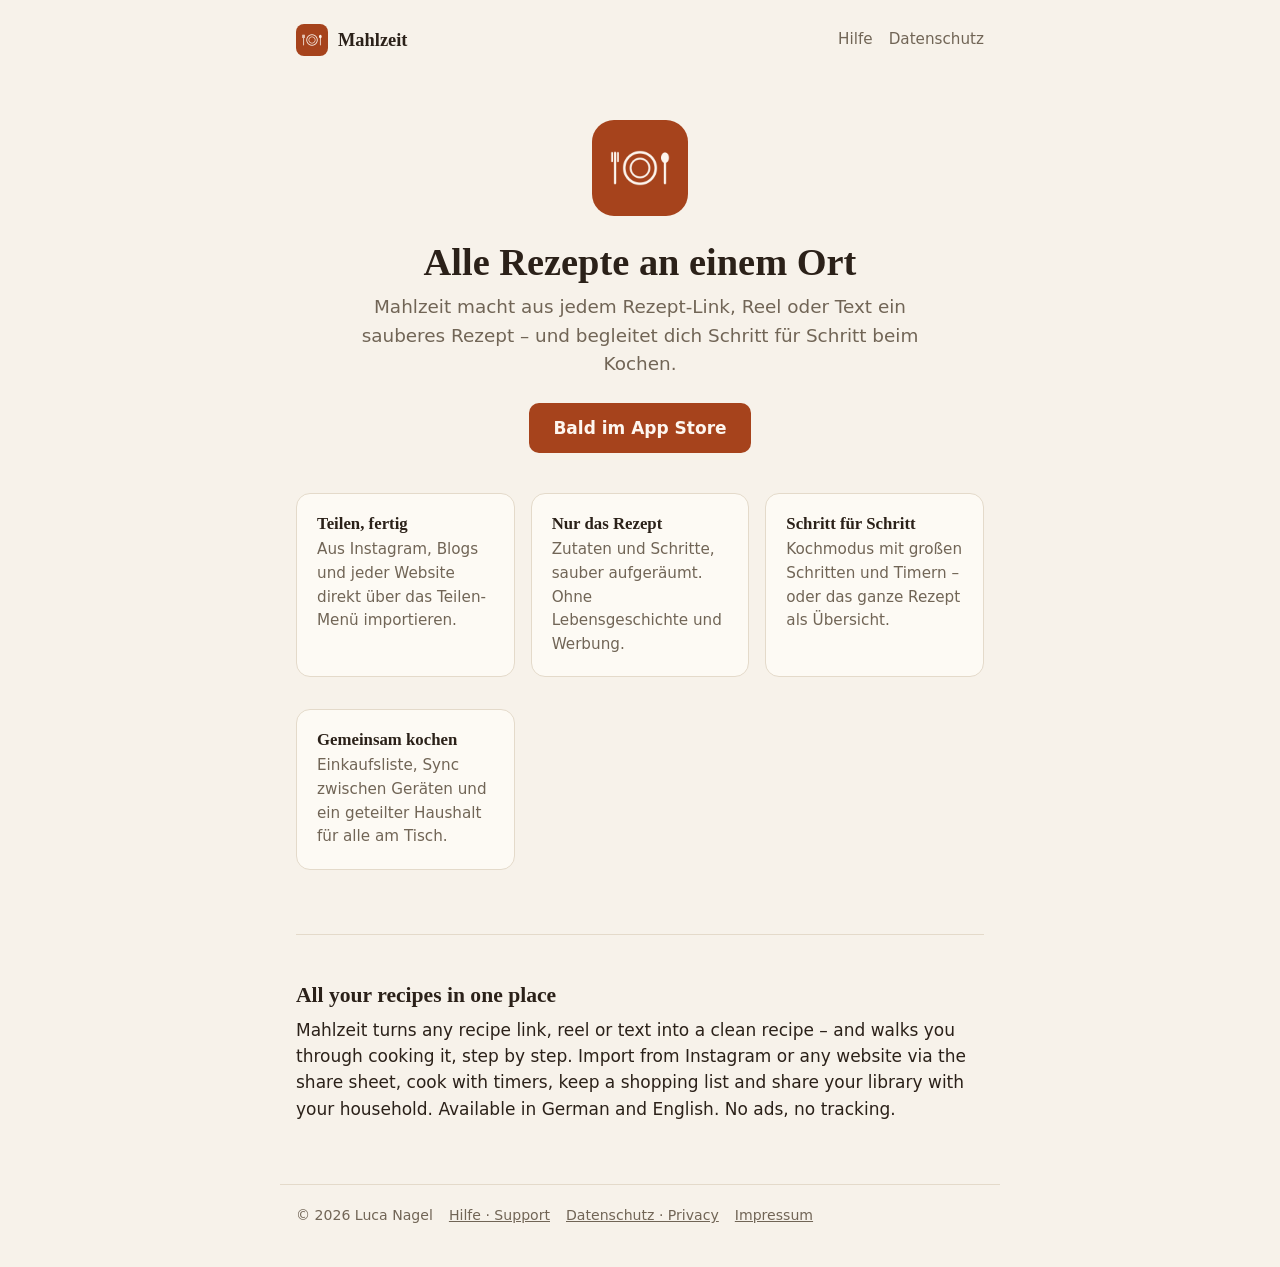
<file: index.html>
<!doctype html>
<html lang="de">
<head>
<meta charset="utf-8">
<meta name="viewport" content="width=device-width, initial-scale=1">
<title>Mahlzeit – Rezepte speichern &amp; kochen</title>
<meta name="description" content="Mahlzeit macht aus jedem Rezept-Link, Reel oder Text ein sauberes Rezept – und begleitet dich Schritt für Schritt beim Kochen.">
<link rel="icon" href="icon.png">
<link rel="apple-touch-icon" href="icon.png">
<link rel="stylesheet" href="style.css">
</head>
<body>
<header class="site">
  <a class="brand" href="./"><img src="icon.png" alt="">Mahlzeit</a>
  <nav><a href="support/">Hilfe</a><a href="privacy/">Datenschutz</a></nav>
</header>
<main>
  <section class="hero">
    <img src="icon.png" alt="Mahlzeit App-Icon">
    <h1>Alle Rezepte an einem Ort</h1>
    <p>Mahlzeit macht aus jedem Rezept-Link, Reel oder Text ein sauberes Rezept – und begleitet dich Schritt für Schritt beim Kochen.</p>
    <!-- TODO: replace with the App Store badge + link once the app is live -->
    <span class="btn">Bald im App Store</span>
  </section>

  <section class="features">
    <div class="card"><h3>Teilen, fertig</h3><p>Aus Instagram, Blogs und jeder Website direkt über das Teilen-Menü importieren.</p></div>
    <div class="card"><h3>Nur das Rezept</h3><p>Zutaten und Schritte, sauber aufgeräumt. Ohne Lebensgeschichte und Werbung.</p></div>
    <div class="card"><h3>Schritt für Schritt</h3><p>Kochmodus mit großen Schritten und Timern – oder das ganze Rezept als Übersicht.</p></div>
    <div class="card"><h3>Gemeinsam kochen</h3><p>Einkaufsliste, Sync zwischen Geräten und ein geteilter Haushalt für alle am Tisch.</p></div>
  </section>

  <hr>

  <section lang="en">
    <h2>All your recipes in one place</h2>
    <p>Mahlzeit turns any recipe link, reel or text into a clean recipe – and walks you through cooking it, step by step. Import from Instagram or any website via the share sheet, cook with timers, keep a shopping list and share your library with your household. Available in German and English. No ads, no tracking.</p>
  </section>
</main>
<footer class="site">
  <span>© 2026 Luca Nagel</span>
  <a href="support/">Hilfe · Support</a>
  <a href="privacy/">Datenschutz · Privacy</a>
  <a href="impressum/">Impressum</a>
</footer>
</body>
</html>
</file>
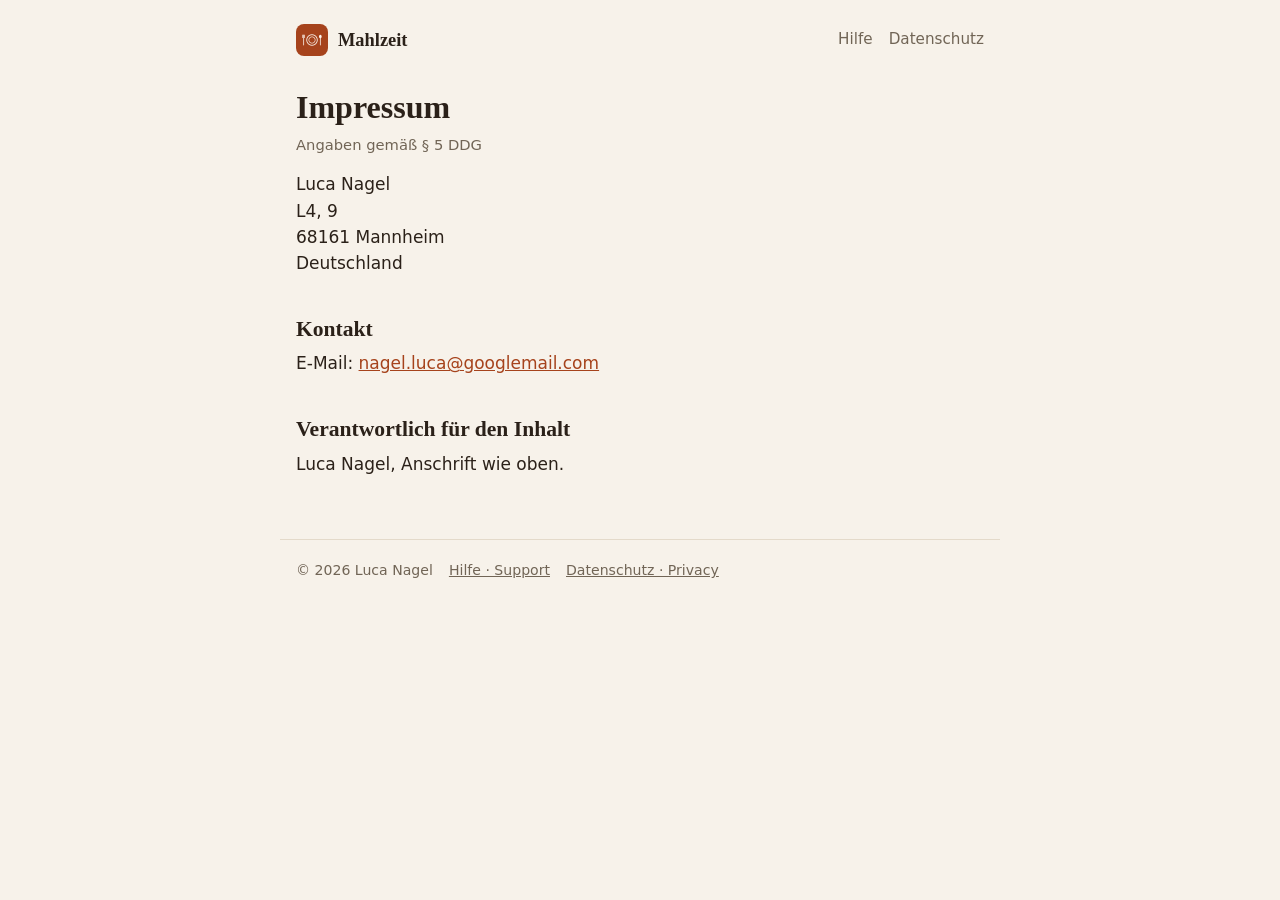
<file: impressum/index.html>
<!doctype html>
<html lang="de">
<head>
<meta charset="utf-8">
<meta name="viewport" content="width=device-width, initial-scale=1">
<title>Impressum – Mahlzeit</title>
<meta name="robots" content="noindex">
<link rel="icon" href="../icon.png">
<link rel="stylesheet" href="../style.css">
</head>
<body>
<header class="site">
  <a class="brand" href="../"><img src="../icon.png" alt="">Mahlzeit</a>
  <nav><a href="../support/">Hilfe</a><a href="../privacy/">Datenschutz</a></nav>
</header>
<main>
  <h1>Impressum</h1>
  <p class="muted">Angaben gemäß § 5 DDG</p>
  <p>Luca Nagel<br>
    L4, 9<br>
    68161 Mannheim<br>
    Deutschland</p>
  <h2>Kontakt</h2>
  <p>E-Mail: <a href="mailto:nagel.luca@googlemail.com">nagel.luca@googlemail.com</a></p>
  <h2>Verantwortlich für den Inhalt</h2>
  <p>Luca Nagel, Anschrift wie oben.</p>
</main>
<footer class="site">
  <span>© 2026 Luca Nagel</span>
  <a href="../support/">Hilfe · Support</a>
  <a href="../privacy/">Datenschutz · Privacy</a>
</footer>
</body>
</html>
</file>
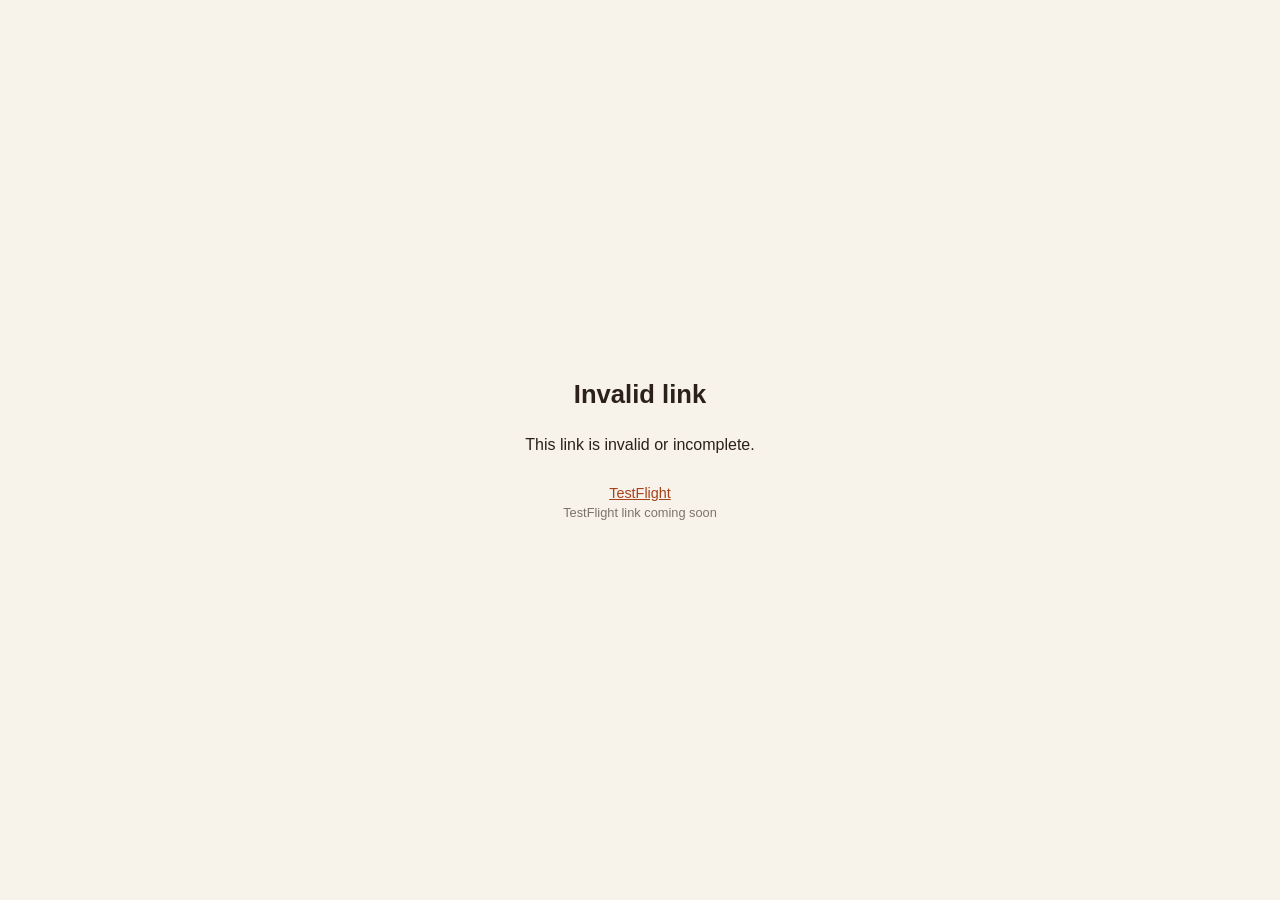
<file: join/index.html>
<!doctype html>
<html lang="de">
<head>
<meta charset="utf-8">
<meta name="viewport" content="width=device-width, initial-scale=1">
<title>Mahlzeit &ndash; Haushalt beitreten</title>
<style>
  :root {
    color-scheme: light dark;
    --bg: #F7F2EA;
    --fg: #2B2119;
    --accent: #A6431C;
  }
  @media (prefers-color-scheme: dark) {
    :root {
      --bg: #171310;
      --fg: #ECE4D8;
      --accent: #D0703F;
    }
  }
  * { box-sizing: border-box; }
  html, body {
    margin: 0;
    padding: 0;
    background: var(--bg);
    color: var(--fg);
    font-family: -apple-system, BlinkMacSystemFont, "Segoe UI", Roboto, sans-serif;
  }
  body {
    min-height: 100vh;
    display: flex;
    align-items: center;
    justify-content: center;
    padding: 24px;
  }
  main {
    max-width: 420px;
    width: 100%;
    text-align: center;
  }
  h1 {
    font-size: 1.6rem;
    margin: 0 0 8px;
  }
  p.sub {
    margin: 0 0 24px;
    opacity: 0.75;
    font-size: 0.95rem;
  }
  p.explain {
    margin: 0 0 28px;
    line-height: 1.5;
  }
  .btn {
    display: inline-flex;
    align-items: center;
    justify-content: center;
    min-height: 44px;
    min-width: 200px;
    padding: 12px 24px;
    background: var(--accent);
    color: #fff;
    text-decoration: none;
    border: none;
    border-radius: 10px;
    font-size: 1rem;
    font-weight: 600;
    cursor: pointer;
  }
  .testflight {
    display: block;
    margin-top: 16px;
    color: var(--accent);
    text-decoration: underline;
    font-size: 0.9rem;
  }
  .note {
    display: block;
    margin-top: 4px;
    font-size: 0.8rem;
    opacity: 0.6;
  }
  #fallback { display: none; }
</style>
</head>
<body>
<main>
  <div id="loading">
    <h1 id="loading-title"></h1>
  </div>

  <div id="fallback">
    <h1 id="fallback-title">Mahlzeit</h1>
    <p class="sub" id="fallback-sub"></p>
    <p class="explain" id="explain"></p>
    <a class="btn" id="retry" href="#"></a>
    <a class="testflight" href="#">TestFlight</a>
    <span class="note" id="note"></span>
  </div>
</main>

<script>
  (function () {
    // One language, picked from the reader's browser (German or English).
    var de = /^de(-|$)/i.test((navigator.languages && navigator.languages[0]) || navigator.language || '');
    var T = de ? {
      title: 'Mahlzeit – Haushalt beitreten',
      loading: 'Mahlzeit wird geöffnet…',
      sub: 'Rezepte & Haushalt',
      explain: 'Dieser Link lädt dich in einen gemeinsamen Haushalt in der Mahlzeit-App ein.',
      open: 'In der App öffnen',
      note: 'TestFlight-Link folgt',
      invalidTitle: 'Ungültiger Link',
      invalid: 'Dieser Link ist ungültig oder unvollständig.'
    } : {
      title: 'Mahlzeit – Join household',
      loading: 'Opening Mahlzeit…',
      sub: 'Recipe & household app',
      explain: 'This link invites you to join a shared household in the Mahlzeit app.',
      open: 'Open in app',
      note: 'TestFlight link coming soon',
      invalidTitle: 'Invalid link',
      invalid: 'This link is invalid or incomplete.'
    };
    document.documentElement.lang = de ? 'de' : 'en';
    document.title = T.title;
    function set(id, text) { document.getElementById(id).textContent = text; }
    set('loading-title', T.loading);
    set('fallback-sub', T.sub);
    set('explain', T.explain);
    set('retry', T.open);
    set('note', T.note);

    var token = location.hash.slice(1);
    var loading = document.getElementById('loading');
    var fallback = document.getElementById('fallback');
    var retry = document.getElementById('retry');

    function showFallback() {
      loading.style.display = 'none';
      fallback.style.display = 'block';
    }

    if (!token) {
      set('fallback-title', T.invalidTitle);
      set('fallback-sub', '');
      set('explain', T.invalid);
      retry.style.display = 'none';
      showFallback();
      return;
    }

    var deepLink = 'recipeextractor://join-household?token=' + encodeURIComponent(token);
    retry.setAttribute('href', deepLink);

    location.href = deepLink;
    setTimeout(showFallback, 2000);
  })();
</script>
</body>
</html>
</file>
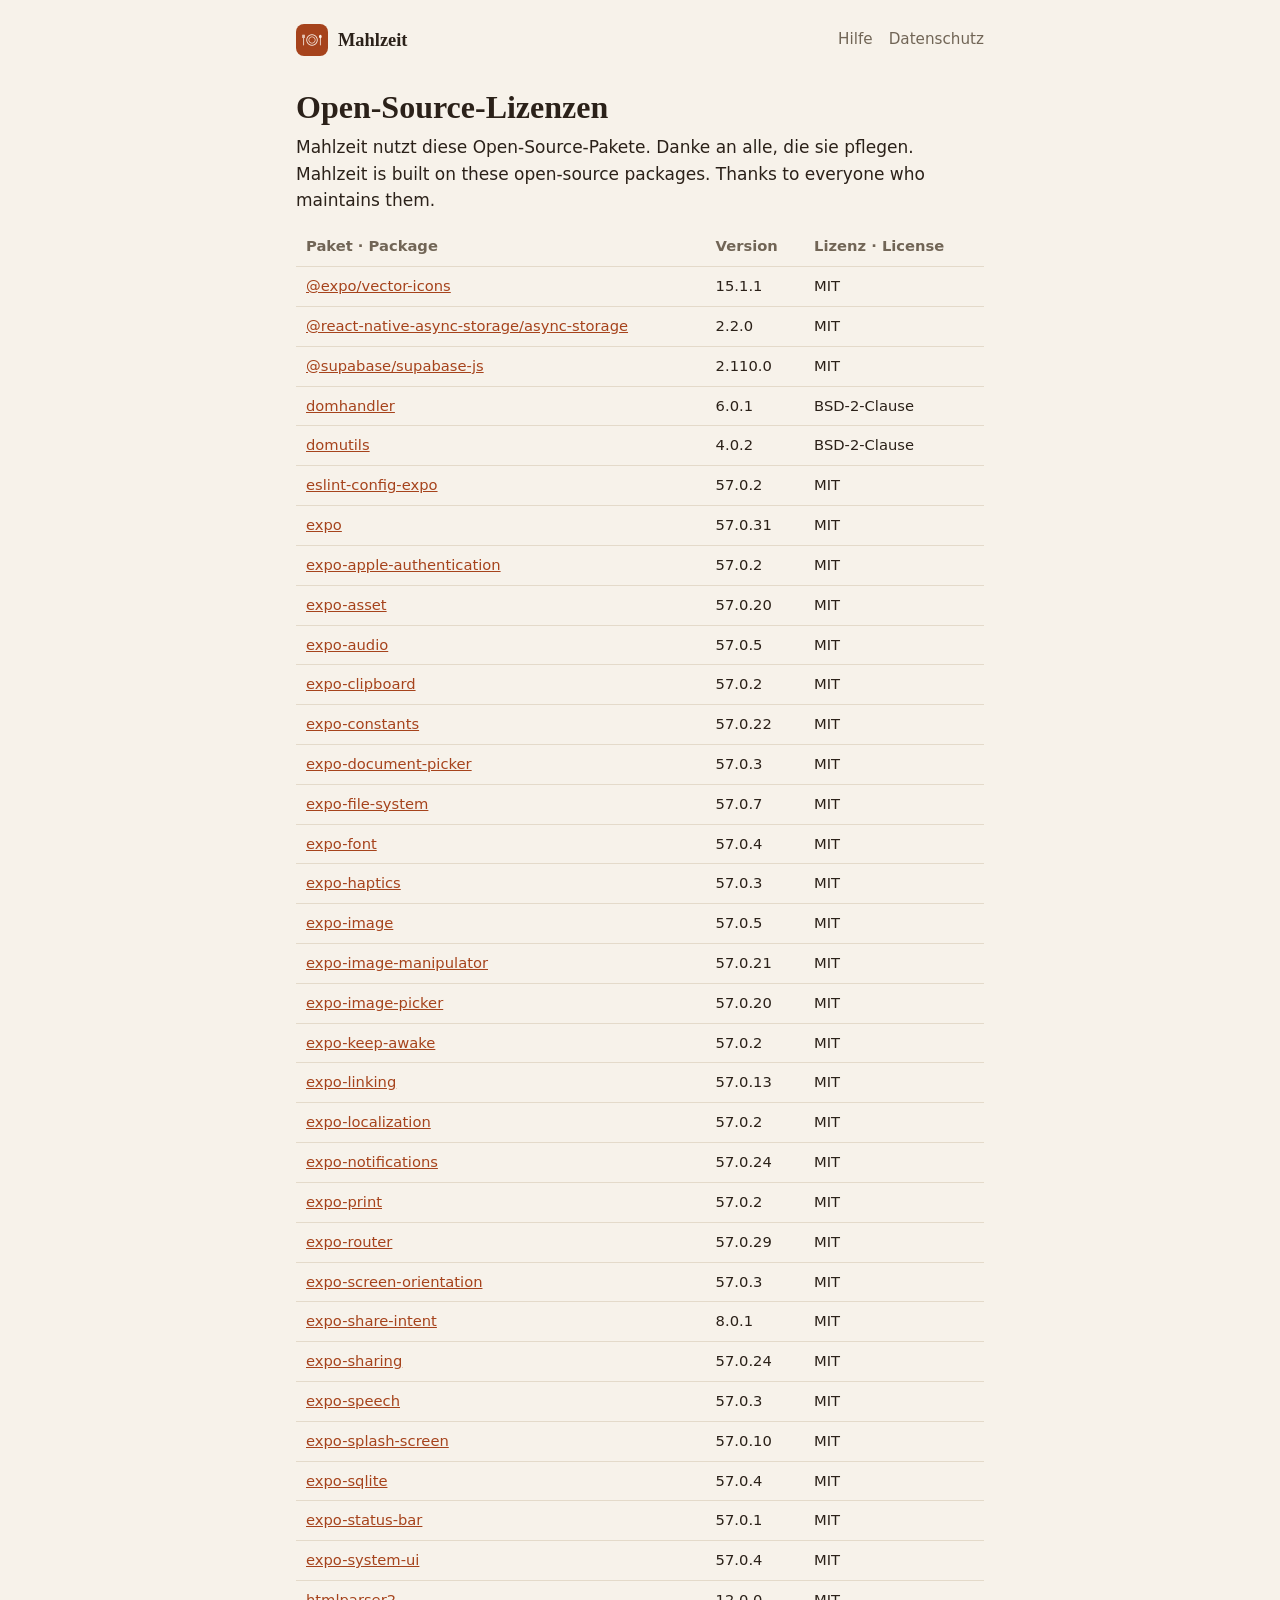
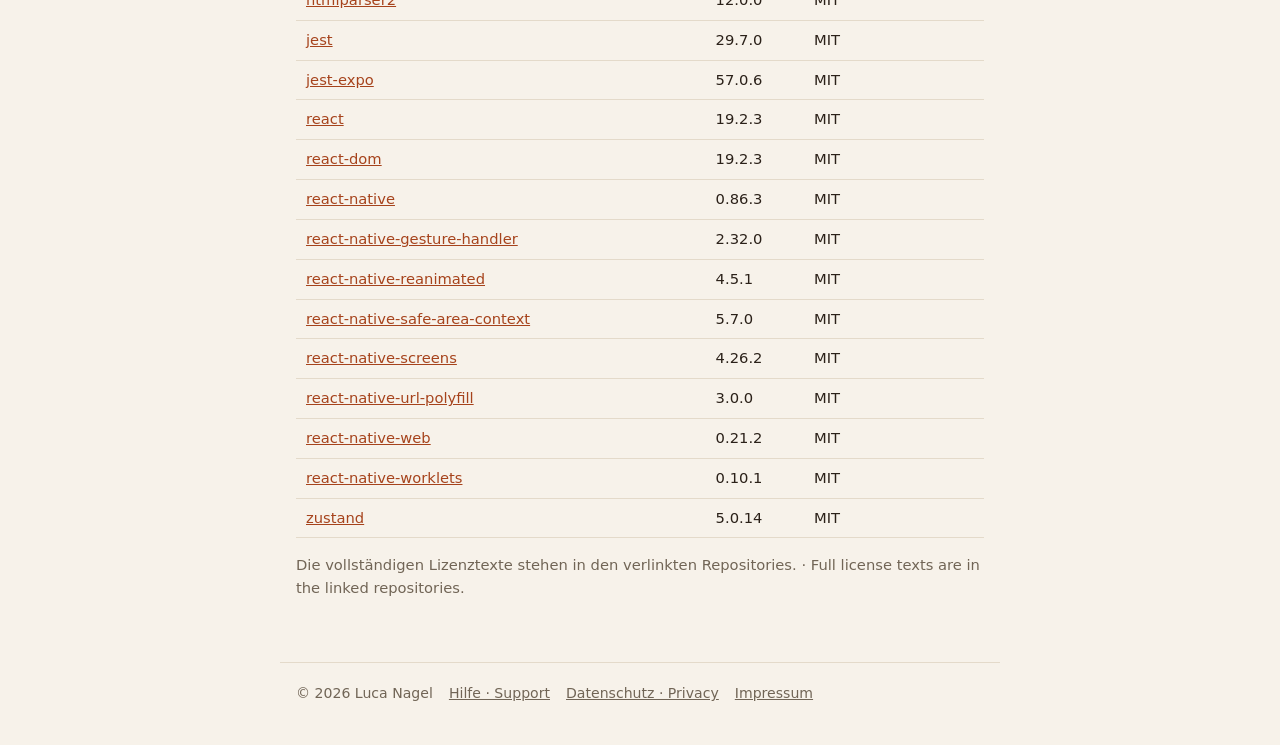
<file: licenses/index.html>
<!doctype html>
<html lang="de">
<head>
<meta charset="utf-8">
<meta name="viewport" content="width=device-width, initial-scale=1">
<title>Lizenzen – Mahlzeit</title>
<link rel="icon" href="../icon.png">
<link rel="stylesheet" href="../style.css">
</head>
<body>
<!-- Generated by scripts/gen-licenses-page.js in the app repo; do not edit by hand. -->
<header class="site">
  <a class="brand" href="../"><img src="../icon.png" alt="">Mahlzeit</a>
  <nav><a href="../support/">Hilfe</a><a href="../privacy/">Datenschutz</a></nav>
</header>
<main>
  <h1>Open-Source-Lizenzen</h1>
  <p>Mahlzeit nutzt diese Open-Source-Pakete. Danke an alle, die sie pflegen.<br>
  <span lang="en">Mahlzeit is built on these open-source packages. Thanks to everyone who maintains them.</span></p>
  <div class="table-wrap">
    <table class="licenses">
      <thead><tr><th>Paket · Package</th><th>Version</th><th>Lizenz · License</th></tr></thead>
      <tbody>
      <tr><td><a href="https://github.com/expo/vector-icons">@expo/vector-icons</a></td><td>15.1.1</td><td>MIT</td></tr>
      <tr><td><a href="https://github.com/react-native-async-storage/async-storage">@react-native-async-storage/async-storage</a></td><td>2.2.0</td><td>MIT</td></tr>
      <tr><td><a href="https://github.com/supabase/supabase-js">@supabase/supabase-js</a></td><td>2.110.0</td><td>MIT</td></tr>
      <tr><td><a href="https://github.com/fb55/domhandler">domhandler</a></td><td>6.0.1</td><td>BSD-2-Clause</td></tr>
      <tr><td><a href="https://github.com/fb55/domutils">domutils</a></td><td>4.0.2</td><td>BSD-2-Clause</td></tr>
      <tr><td><a href="https://github.com/expo/expo">eslint-config-expo</a></td><td>57.0.2</td><td>MIT</td></tr>
      <tr><td><a href="https://github.com/expo/expo">expo</a></td><td>57.0.31</td><td>MIT</td></tr>
      <tr><td><a href="https://github.com/expo/expo">expo-apple-authentication</a></td><td>57.0.2</td><td>MIT</td></tr>
      <tr><td><a href="https://github.com/expo/expo">expo-asset</a></td><td>57.0.20</td><td>MIT</td></tr>
      <tr><td><a href="https://github.com/expo/expo">expo-audio</a></td><td>57.0.5</td><td>MIT</td></tr>
      <tr><td><a href="https://github.com/expo/expo">expo-clipboard</a></td><td>57.0.2</td><td>MIT</td></tr>
      <tr><td><a href="https://github.com/expo/expo">expo-constants</a></td><td>57.0.22</td><td>MIT</td></tr>
      <tr><td><a href="https://github.com/expo/expo">expo-document-picker</a></td><td>57.0.3</td><td>MIT</td></tr>
      <tr><td><a href="https://github.com/expo/expo">expo-file-system</a></td><td>57.0.7</td><td>MIT</td></tr>
      <tr><td><a href="https://github.com/expo/expo">expo-font</a></td><td>57.0.4</td><td>MIT</td></tr>
      <tr><td><a href="https://github.com/expo/expo">expo-haptics</a></td><td>57.0.3</td><td>MIT</td></tr>
      <tr><td><a href="https://github.com/expo/expo">expo-image</a></td><td>57.0.5</td><td>MIT</td></tr>
      <tr><td><a href="https://github.com/expo/expo">expo-image-manipulator</a></td><td>57.0.21</td><td>MIT</td></tr>
      <tr><td><a href="https://github.com/expo/expo">expo-image-picker</a></td><td>57.0.20</td><td>MIT</td></tr>
      <tr><td><a href="https://github.com/expo/expo">expo-keep-awake</a></td><td>57.0.2</td><td>MIT</td></tr>
      <tr><td><a href="https://github.com/expo/expo">expo-linking</a></td><td>57.0.13</td><td>MIT</td></tr>
      <tr><td><a href="https://github.com/expo/expo">expo-localization</a></td><td>57.0.2</td><td>MIT</td></tr>
      <tr><td><a href="https://github.com/expo/expo">expo-notifications</a></td><td>57.0.24</td><td>MIT</td></tr>
      <tr><td><a href="https://github.com/expo/expo">expo-print</a></td><td>57.0.2</td><td>MIT</td></tr>
      <tr><td><a href="https://github.com/expo/expo">expo-router</a></td><td>57.0.29</td><td>MIT</td></tr>
      <tr><td><a href="https://github.com/expo/expo">expo-screen-orientation</a></td><td>57.0.3</td><td>MIT</td></tr>
      <tr><td><a href="https://github.com/achorein/expo-share-intent">expo-share-intent</a></td><td>8.0.1</td><td>MIT</td></tr>
      <tr><td><a href="https://github.com/expo/expo">expo-sharing</a></td><td>57.0.24</td><td>MIT</td></tr>
      <tr><td><a href="https://github.com/expo/expo">expo-speech</a></td><td>57.0.3</td><td>MIT</td></tr>
      <tr><td><a href="https://github.com/expo/expo">expo-splash-screen</a></td><td>57.0.10</td><td>MIT</td></tr>
      <tr><td><a href="https://github.com/expo/expo">expo-sqlite</a></td><td>57.0.4</td><td>MIT</td></tr>
      <tr><td><a href="https://github.com/expo/expo">expo-status-bar</a></td><td>57.0.1</td><td>MIT</td></tr>
      <tr><td><a href="https://github.com/expo/expo">expo-system-ui</a></td><td>57.0.4</td><td>MIT</td></tr>
      <tr><td><a href="https://github.com/fb55/htmlparser2">htmlparser2</a></td><td>12.0.0</td><td>MIT</td></tr>
      <tr><td><a href="https://github.com/jestjs/jest">jest</a></td><td>29.7.0</td><td>MIT</td></tr>
      <tr><td><a href="https://github.com/expo/expo">jest-expo</a></td><td>57.0.6</td><td>MIT</td></tr>
      <tr><td><a href="https://github.com/facebook/react">react</a></td><td>19.2.3</td><td>MIT</td></tr>
      <tr><td><a href="https://github.com/facebook/react">react-dom</a></td><td>19.2.3</td><td>MIT</td></tr>
      <tr><td><a href="https://github.com/react/react-native">react-native</a></td><td>0.86.3</td><td>MIT</td></tr>
      <tr><td><a href="https://github.com/software-mansion/react-native-gesture-handler">react-native-gesture-handler</a></td><td>2.32.0</td><td>MIT</td></tr>
      <tr><td><a href="https://github.com/software-mansion/react-native-reanimated">react-native-reanimated</a></td><td>4.5.1</td><td>MIT</td></tr>
      <tr><td><a href="https://github.com/AppAndFlow/react-native-safe-area-context">react-native-safe-area-context</a></td><td>5.7.0</td><td>MIT</td></tr>
      <tr><td><a href="https://github.com/software-mansion/react-native-screens">react-native-screens</a></td><td>4.26.2</td><td>MIT</td></tr>
      <tr><td><a href="https://github.com/charpeni/react-native-url-polyfill">react-native-url-polyfill</a></td><td>3.0.0</td><td>MIT</td></tr>
      <tr><td><a href="https://github.com/necolas/react-native-web">react-native-web</a></td><td>0.21.2</td><td>MIT</td></tr>
      <tr><td><a href="https://github.com/software-mansion/react-native-reanimated">react-native-worklets</a></td><td>0.10.1</td><td>MIT</td></tr>
      <tr><td><a href="https://github.com/pmndrs/zustand">zustand</a></td><td>5.0.14</td><td>MIT</td></tr>
      </tbody>
    </table>
  </div>
  <p class="muted">Die vollständigen Lizenztexte stehen in den verlinkten Repositories. · Full license texts are in the linked repositories.</p>
</main>
<footer class="site">
  <span>© 2026 Luca Nagel</span>
  <a href="../support/">Hilfe · Support</a>
  <a href="../privacy/">Datenschutz · Privacy</a>
  <a href="../impressum/">Impressum</a>
</footer>
</body>
</html>
</file>
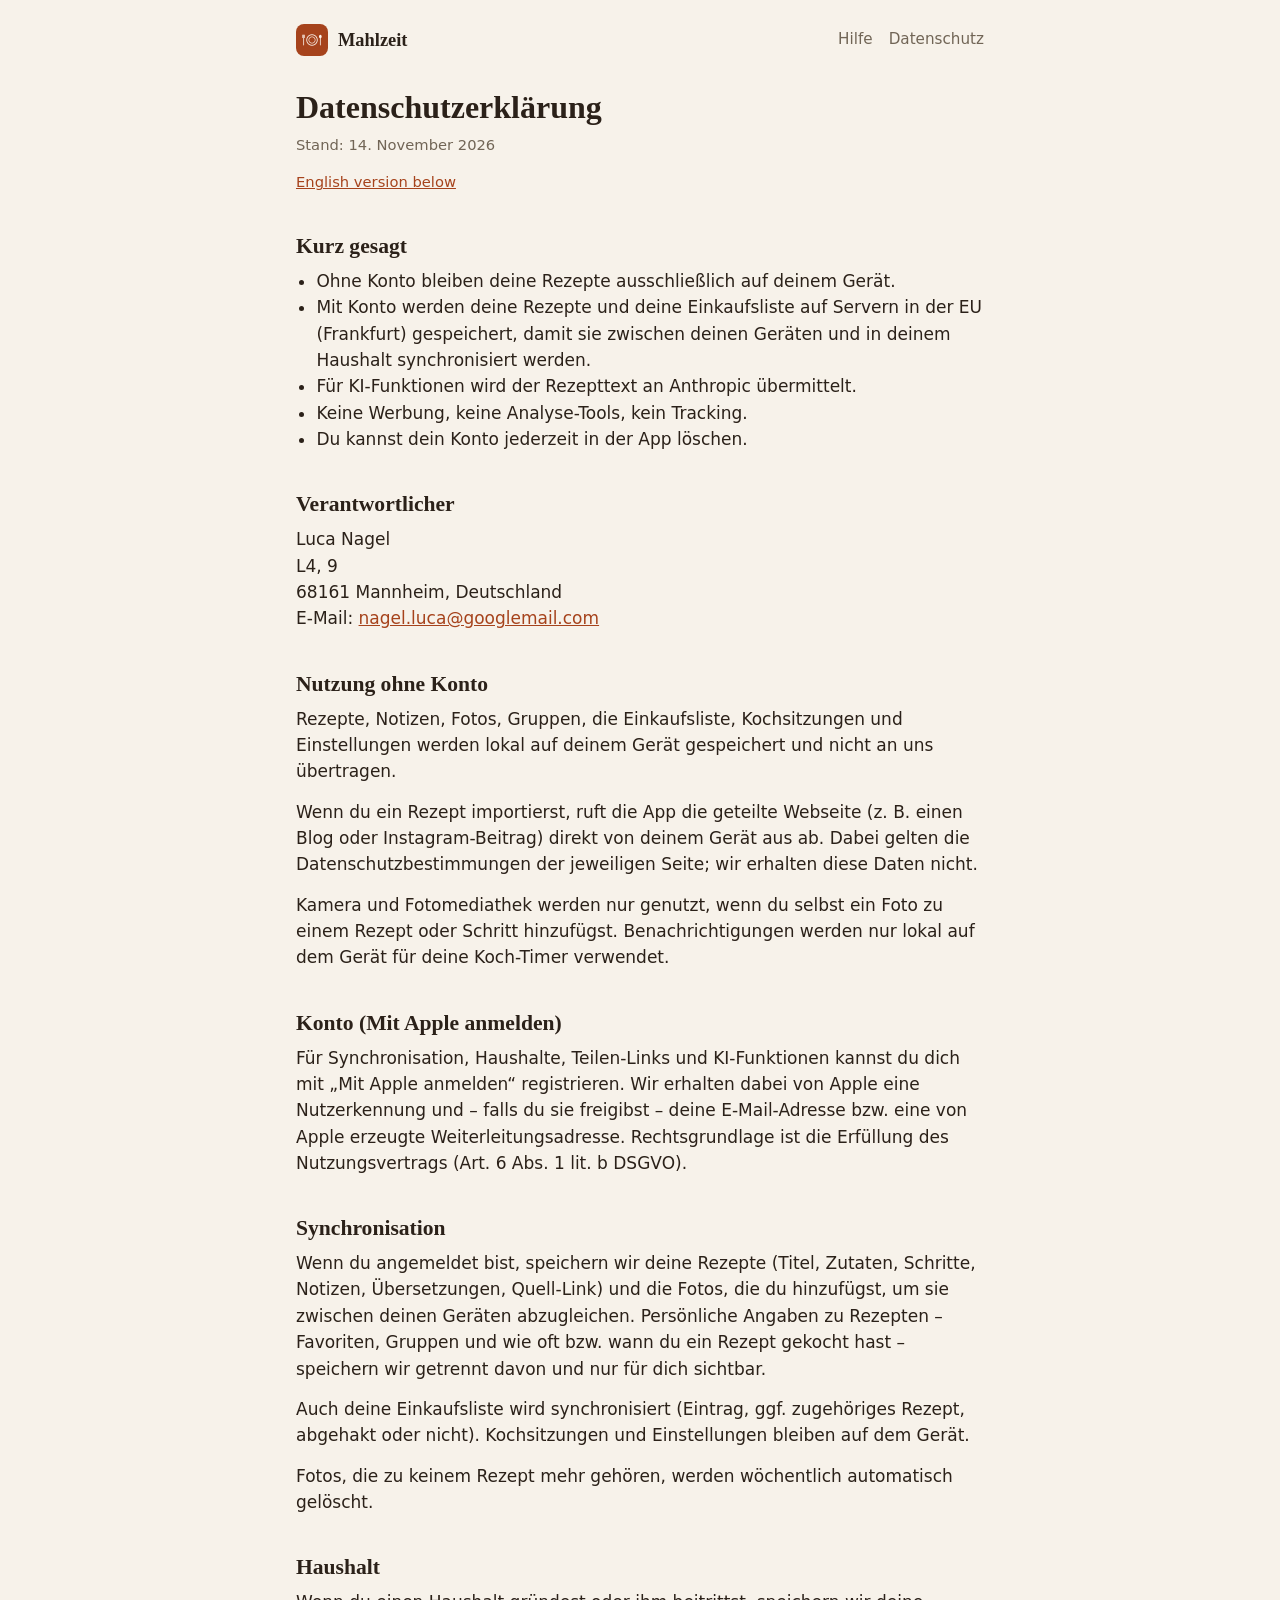
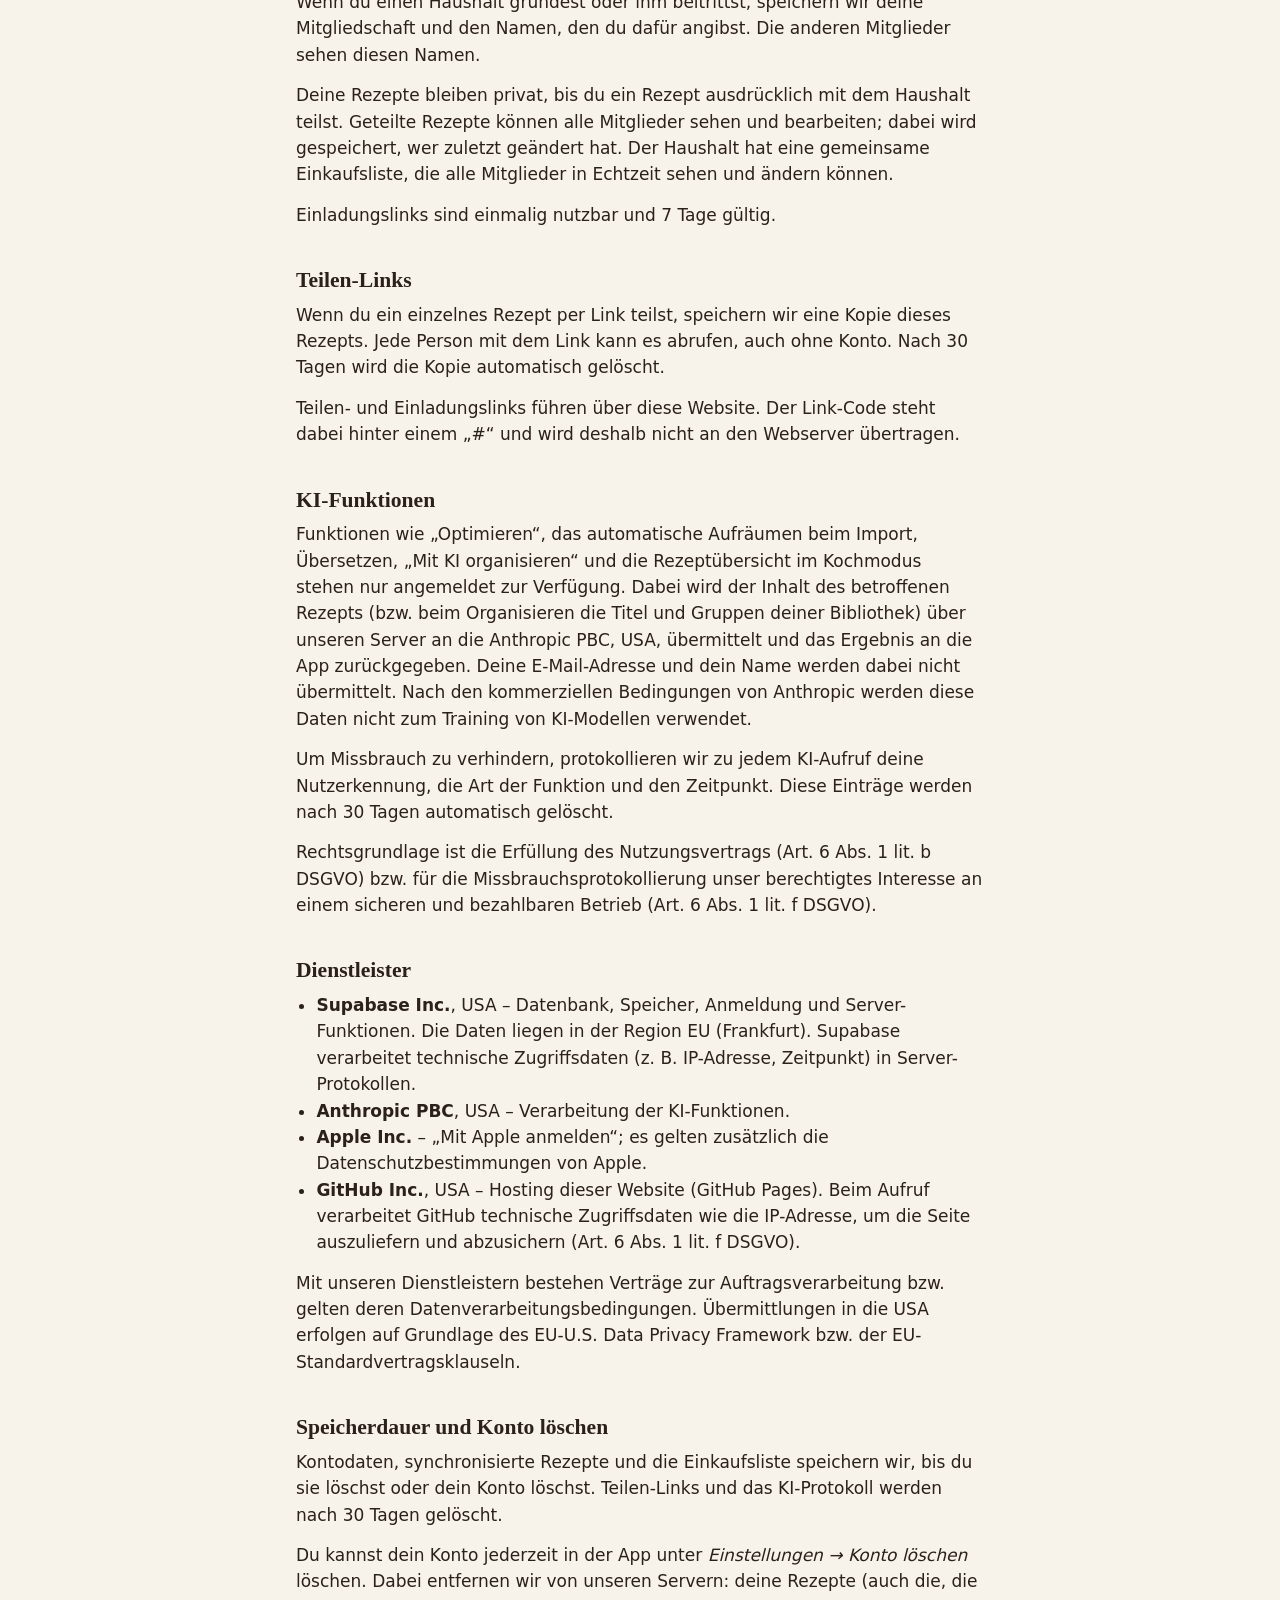
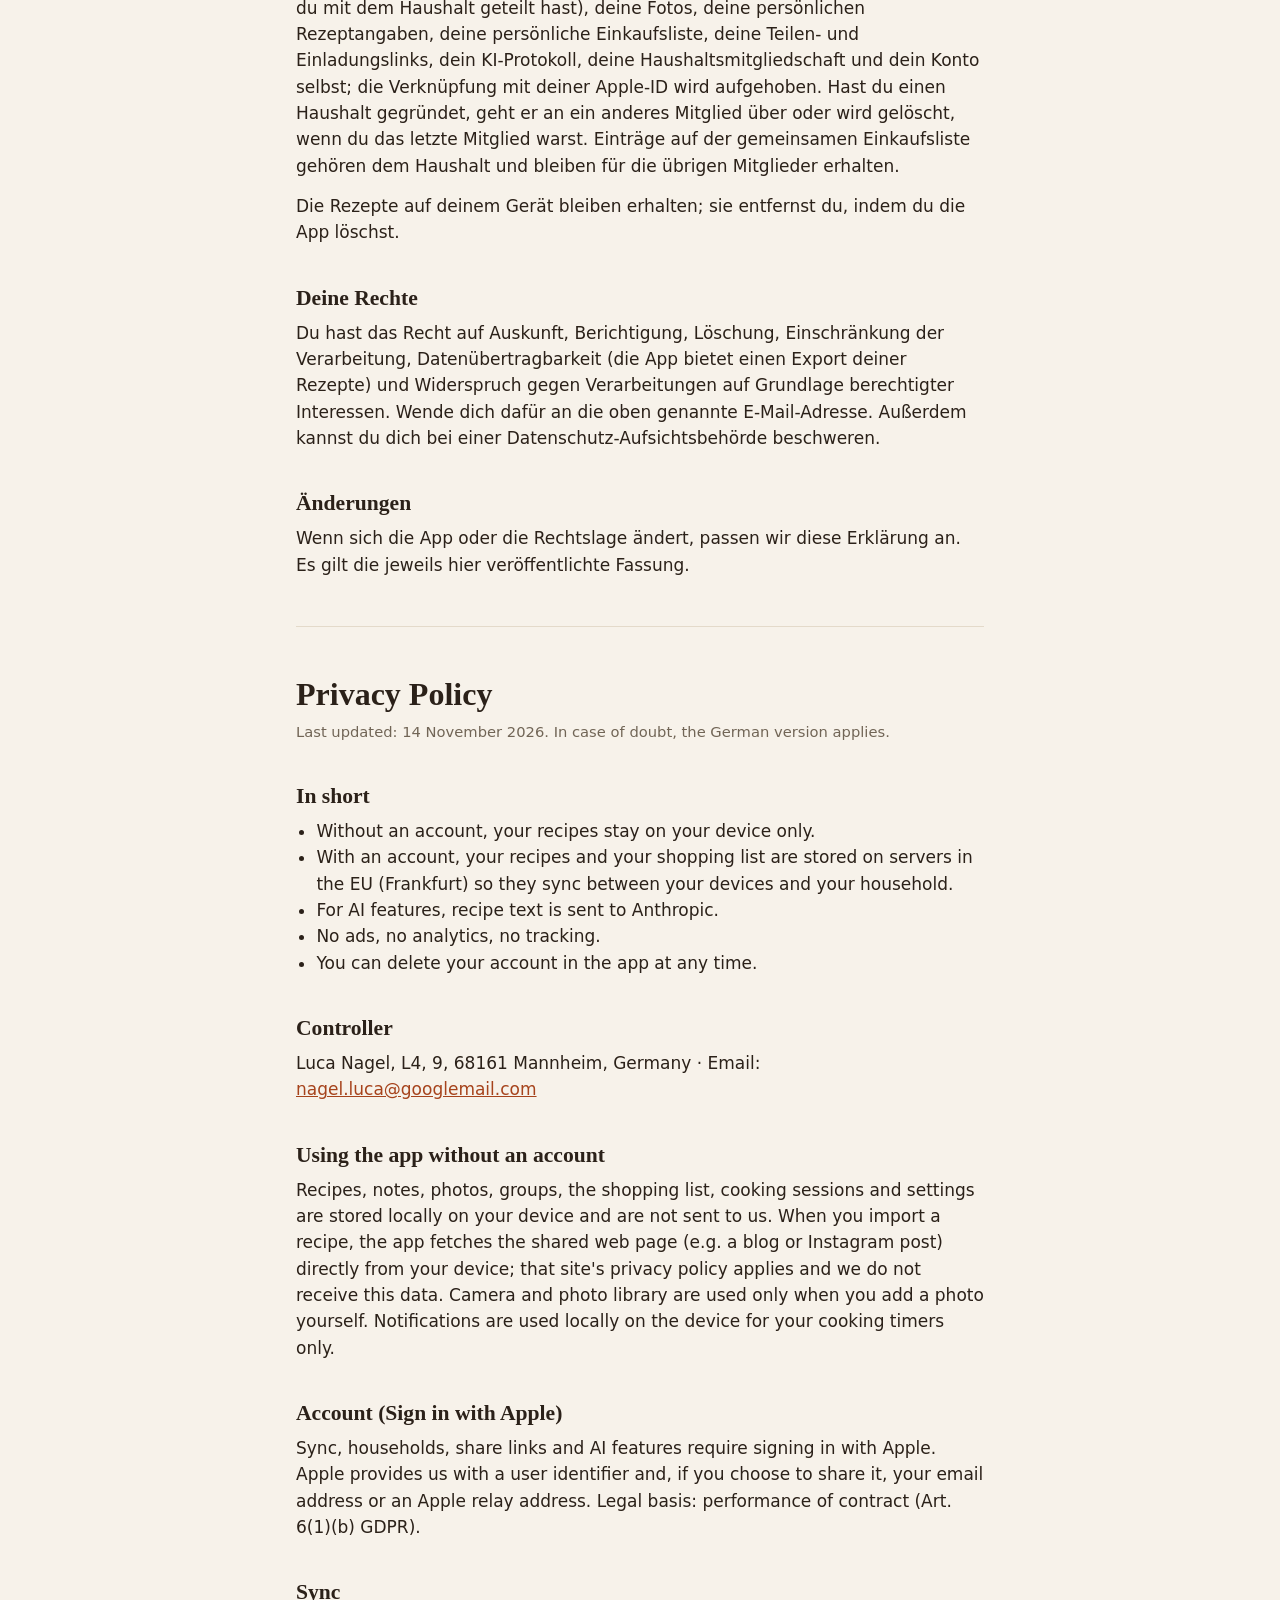
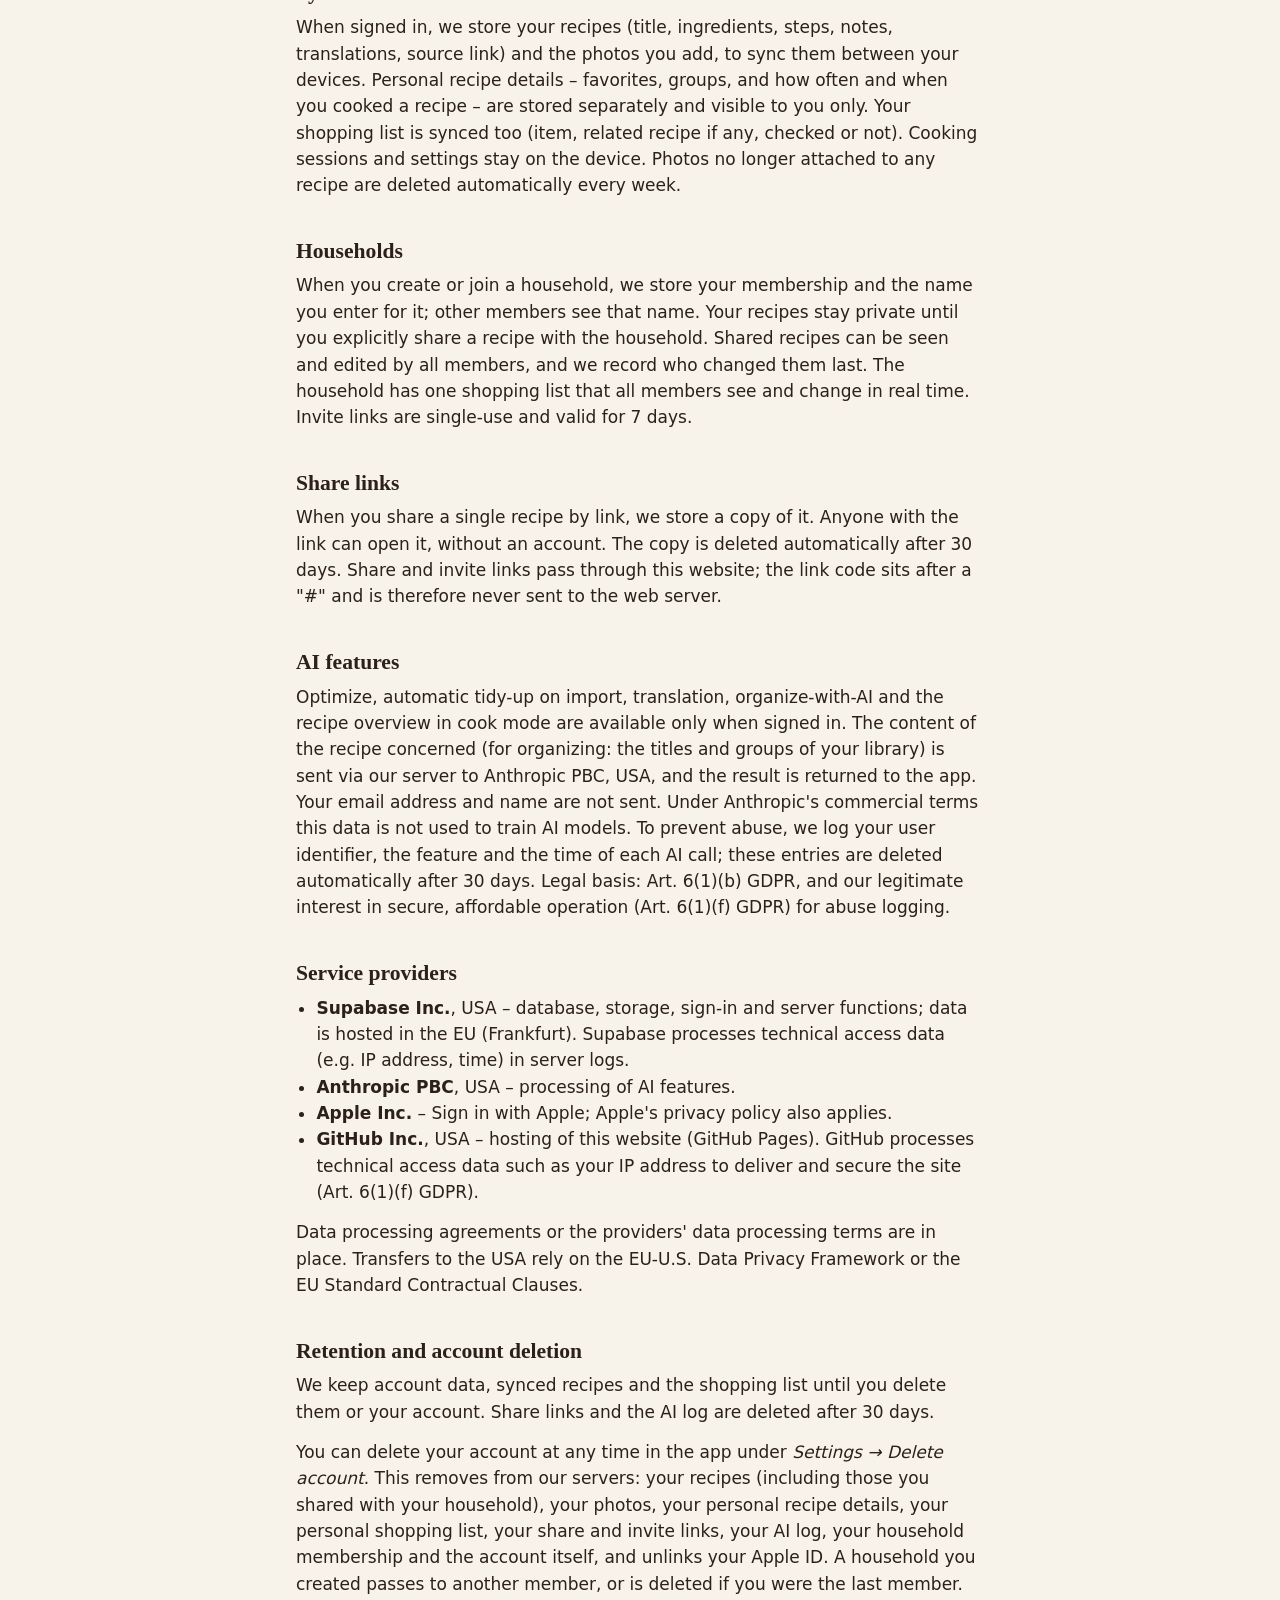
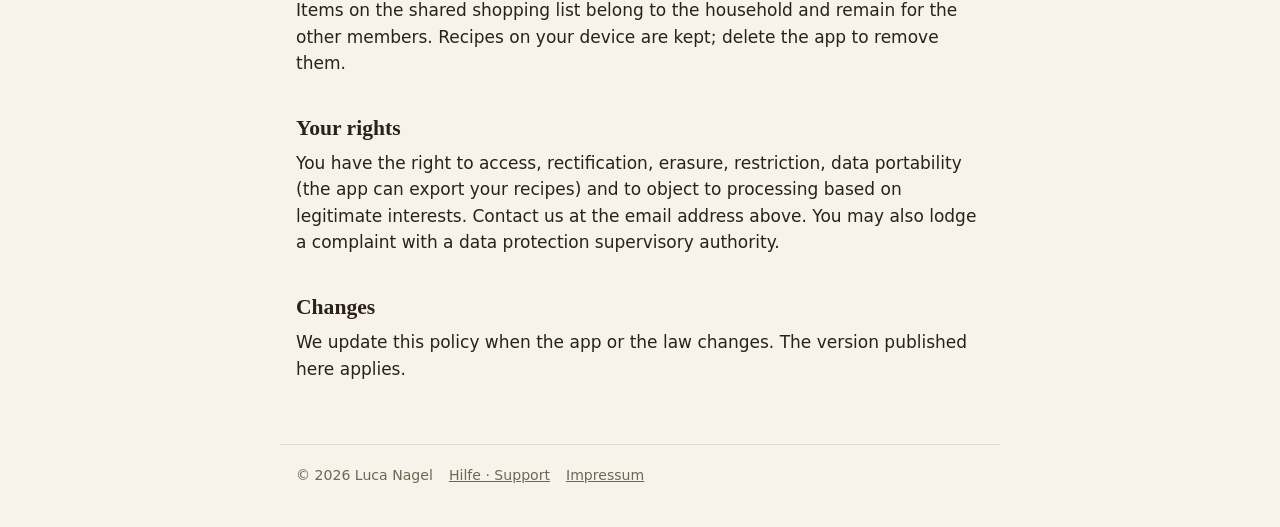
<file: privacy/index.html>
<!doctype html>
<html lang="de">
<head>
<meta charset="utf-8">
<meta name="viewport" content="width=device-width, initial-scale=1">
<title>Datenschutz – Mahlzeit</title>
<link rel="icon" href="../icon.png">
<link rel="stylesheet" href="../style.css">
</head>
<body>
<!--
  Written from what the app and its server do as of build 31 (2026-11-14).
  Not legal advice. Keep in sync with supabase/migrations and the edge functions
  in the app repo whenever data handling changes.
-->
<header class="site">
  <a class="brand" href="../"><img src="../icon.png" alt="">Mahlzeit</a>
  <nav><a href="../support/">Hilfe</a><a href="./">Datenschutz</a></nav>
</header>
<main>
  <h1>Datenschutzerklärung</h1>
  <p class="muted">Stand: 14. November 2026</p>
  <p class="lang-switch"><a href="#en">English version below</a></p>

  <h2>Kurz gesagt</h2>
  <ul>
    <li>Ohne Konto bleiben deine Rezepte ausschließlich auf deinem Gerät.</li>
    <li>Mit Konto werden deine Rezepte und deine Einkaufsliste auf Servern in der EU (Frankfurt) gespeichert, damit sie zwischen deinen Geräten und in deinem Haushalt synchronisiert werden.</li>
    <li>Für KI-Funktionen wird der Rezepttext an Anthropic übermittelt.</li>
    <li>Keine Werbung, keine Analyse-Tools, kein Tracking.</li>
    <li>Du kannst dein Konto jederzeit in der App löschen.</li>
  </ul>

  <h2>Verantwortlicher</h2>
  <p>Luca Nagel<br>
    L4, 9<br>
    68161 Mannheim, Deutschland<br>
    E-Mail: <a href="mailto:nagel.luca@googlemail.com">nagel.luca@googlemail.com</a></p>

  <h2>Nutzung ohne Konto</h2>
  <p>Rezepte, Notizen, Fotos, Gruppen, die Einkaufsliste, Kochsitzungen und Einstellungen werden lokal auf deinem Gerät gespeichert und nicht an uns übertragen.</p>
  <p>Wenn du ein Rezept importierst, ruft die App die geteilte Webseite (z.&nbsp;B. einen Blog oder Instagram-Beitrag) direkt von deinem Gerät aus ab. Dabei gelten die Datenschutzbestimmungen der jeweiligen Seite; wir erhalten diese Daten nicht.</p>
  <p>Kamera und Fotomediathek werden nur genutzt, wenn du selbst ein Foto zu einem Rezept oder Schritt hinzufügst. Benachrichtigungen werden nur lokal auf dem Gerät für deine Koch-Timer verwendet.</p>

  <h2>Konto (Mit Apple anmelden)</h2>
  <p>Für Synchronisation, Haushalte, Teilen-Links und KI-Funktionen kannst du dich mit „Mit Apple anmelden“ registrieren. Wir erhalten dabei von Apple eine Nutzerkennung und – falls du sie freigibst – deine E-Mail-Adresse bzw. eine von Apple erzeugte Weiterleitungsadresse. Rechtsgrundlage ist die Erfüllung des Nutzungsvertrags (Art.&nbsp;6 Abs.&nbsp;1 lit.&nbsp;b DSGVO).</p>

  <h2>Synchronisation</h2>
  <p>Wenn du angemeldet bist, speichern wir deine Rezepte (Titel, Zutaten, Schritte, Notizen, Übersetzungen, Quell-Link) und die Fotos, die du hinzufügst, um sie zwischen deinen Geräten abzugleichen. Persönliche Angaben zu Rezepten – Favoriten, Gruppen und wie oft bzw. wann du ein Rezept gekocht hast – speichern wir getrennt davon und nur für dich sichtbar.</p>
  <p>Auch deine Einkaufsliste wird synchronisiert (Eintrag, ggf. zugehöriges Rezept, abgehakt oder nicht). Kochsitzungen und Einstellungen bleiben auf dem Gerät.</p>
  <p>Fotos, die zu keinem Rezept mehr gehören, werden wöchentlich automatisch gelöscht.</p>

  <h2>Haushalt</h2>
  <p>Wenn du einen Haushalt gründest oder ihm beitrittst, speichern wir deine Mitgliedschaft und den Namen, den du dafür angibst. Die anderen Mitglieder sehen diesen Namen.</p>
  <p>Deine Rezepte bleiben privat, bis du ein Rezept ausdrücklich mit dem Haushalt teilst. Geteilte Rezepte können alle Mitglieder sehen und bearbeiten; dabei wird gespeichert, wer zuletzt geändert hat. Der Haushalt hat eine gemeinsame Einkaufsliste, die alle Mitglieder in Echtzeit sehen und ändern können.</p>
  <p>Einladungslinks sind einmalig nutzbar und 7 Tage gültig.</p>

  <h2>Teilen-Links</h2>
  <p>Wenn du ein einzelnes Rezept per Link teilst, speichern wir eine Kopie dieses Rezepts. Jede Person mit dem Link kann es abrufen, auch ohne Konto. Nach 30 Tagen wird die Kopie automatisch gelöscht.</p>
  <p>Teilen- und Einladungslinks führen über diese Website. Der Link-Code steht dabei hinter einem „#“ und wird deshalb nicht an den Webserver übertragen.</p>

  <h2>KI-Funktionen</h2>
  <p>Funktionen wie „Optimieren“, das automatische Aufräumen beim Import, Übersetzen, „Mit KI organisieren“ und die Rezeptübersicht im Kochmodus stehen nur angemeldet zur Verfügung. Dabei wird der Inhalt des betroffenen Rezepts (bzw. beim Organisieren die Titel und Gruppen deiner Bibliothek) über unseren Server an die Anthropic PBC, USA, übermittelt und das Ergebnis an die App zurückgegeben. Deine E-Mail-Adresse und dein Name werden dabei nicht übermittelt. Nach den kommerziellen Bedingungen von Anthropic werden diese Daten nicht zum Training von KI-Modellen verwendet.</p>
  <p>Um Missbrauch zu verhindern, protokollieren wir zu jedem KI-Aufruf deine Nutzerkennung, die Art der Funktion und den Zeitpunkt. Diese Einträge werden nach 30 Tagen automatisch gelöscht.</p>
  <p>Rechtsgrundlage ist die Erfüllung des Nutzungsvertrags (Art.&nbsp;6 Abs.&nbsp;1 lit.&nbsp;b DSGVO) bzw. für die Missbrauchsprotokollierung unser berechtigtes Interesse an einem sicheren und bezahlbaren Betrieb (Art.&nbsp;6 Abs.&nbsp;1 lit.&nbsp;f DSGVO).</p>

  <h2>Dienstleister</h2>
  <ul>
    <li><strong>Supabase Inc.</strong>, USA – Datenbank, Speicher, Anmeldung und Server-Funktionen. Die Daten liegen in der Region EU (Frankfurt). Supabase verarbeitet technische Zugriffsdaten (z.&nbsp;B. IP-Adresse, Zeitpunkt) in Server-Protokollen.</li>
    <li><strong>Anthropic PBC</strong>, USA – Verarbeitung der KI-Funktionen.</li>
    <li><strong>Apple Inc.</strong> – „Mit Apple anmelden“; es gelten zusätzlich die Datenschutzbestimmungen von Apple.</li>
    <li><strong>GitHub Inc.</strong>, USA – Hosting dieser Website (GitHub Pages). Beim Aufruf verarbeitet GitHub technische Zugriffsdaten wie die IP-Adresse, um die Seite auszuliefern und abzusichern (Art.&nbsp;6 Abs.&nbsp;1 lit.&nbsp;f DSGVO).</li>
  </ul>
  <p>Mit unseren Dienstleistern bestehen Verträge zur Auftragsverarbeitung bzw. gelten deren Datenverarbeitungsbedingungen. Übermittlungen in die USA erfolgen auf Grundlage des EU-U.S. Data Privacy Framework bzw. der EU-Standardvertragsklauseln.</p>

  <h2>Speicherdauer und Konto löschen</h2>
  <p>Kontodaten, synchronisierte Rezepte und die Einkaufsliste speichern wir, bis du sie löschst oder dein Konto löschst. Teilen-Links und das KI-Protokoll werden nach 30 Tagen gelöscht.</p>
  <p>Du kannst dein Konto jederzeit in der App unter <em>Einstellungen → Konto löschen</em> löschen. Dabei entfernen wir von unseren Servern: deine Rezepte (auch die, die du mit dem Haushalt geteilt hast), deine Fotos, deine persönlichen Rezeptangaben, deine persönliche Einkaufsliste, deine Teilen- und Einladungslinks, dein KI-Protokoll, deine Haushaltsmitgliedschaft und dein Konto selbst; die Verknüpfung mit deiner Apple-ID wird aufgehoben. Hast du einen Haushalt gegründet, geht er an ein anderes Mitglied über oder wird gelöscht, wenn du das letzte Mitglied warst. Einträge auf der gemeinsamen Einkaufsliste gehören dem Haushalt und bleiben für die übrigen Mitglieder erhalten.</p>
  <p>Die Rezepte auf deinem Gerät bleiben erhalten; sie entfernst du, indem du die App löschst.</p>

  <h2>Deine Rechte</h2>
  <p>Du hast das Recht auf Auskunft, Berichtigung, Löschung, Einschränkung der Verarbeitung, Datenübertragbarkeit (die App bietet einen Export deiner Rezepte) und Widerspruch gegen Verarbeitungen auf Grundlage berechtigter Interessen. Wende dich dafür an die oben genannte E-Mail-Adresse. Außerdem kannst du dich bei einer Datenschutz-Aufsichtsbehörde beschweren.</p>

  <h2>Änderungen</h2>
  <p>Wenn sich die App oder die Rechtslage ändert, passen wir diese Erklärung an. Es gilt die jeweils hier veröffentlichte Fassung.</p>

  <hr id="en">

  <section lang="en">
  <h1>Privacy Policy</h1>
  <p class="muted">Last updated: 14 November 2026. In case of doubt, the German version applies.</p>

  <h2>In short</h2>
  <ul>
    <li>Without an account, your recipes stay on your device only.</li>
    <li>With an account, your recipes and your shopping list are stored on servers in the EU (Frankfurt) so they sync between your devices and your household.</li>
    <li>For AI features, recipe text is sent to Anthropic.</li>
    <li>No ads, no analytics, no tracking.</li>
    <li>You can delete your account in the app at any time.</li>
  </ul>

  <h2>Controller</h2>
  <p>Luca Nagel, L4, 9, 68161 Mannheim, Germany · Email: <a href="mailto:nagel.luca@googlemail.com">nagel.luca@googlemail.com</a></p>

  <h2>Using the app without an account</h2>
  <p>Recipes, notes, photos, groups, the shopping list, cooking sessions and settings are stored locally on your device and are not sent to us. When you import a recipe, the app fetches the shared web page (e.g. a blog or Instagram post) directly from your device; that site's privacy policy applies and we do not receive this data. Camera and photo library are used only when you add a photo yourself. Notifications are used locally on the device for your cooking timers only.</p>

  <h2>Account (Sign in with Apple)</h2>
  <p>Sync, households, share links and AI features require signing in with Apple. Apple provides us with a user identifier and, if you choose to share it, your email address or an Apple relay address. Legal basis: performance of contract (Art. 6(1)(b) GDPR).</p>

  <h2>Sync</h2>
  <p>When signed in, we store your recipes (title, ingredients, steps, notes, translations, source link) and the photos you add, to sync them between your devices. Personal recipe details – favorites, groups, and how often and when you cooked a recipe – are stored separately and visible to you only. Your shopping list is synced too (item, related recipe if any, checked or not). Cooking sessions and settings stay on the device. Photos no longer attached to any recipe are deleted automatically every week.</p>

  <h2>Households</h2>
  <p>When you create or join a household, we store your membership and the name you enter for it; other members see that name. Your recipes stay private until you explicitly share a recipe with the household. Shared recipes can be seen and edited by all members, and we record who changed them last. The household has one shopping list that all members see and change in real time. Invite links are single-use and valid for 7 days.</p>

  <h2>Share links</h2>
  <p>When you share a single recipe by link, we store a copy of it. Anyone with the link can open it, without an account. The copy is deleted automatically after 30 days. Share and invite links pass through this website; the link code sits after a "#" and is therefore never sent to the web server.</p>

  <h2>AI features</h2>
  <p>Optimize, automatic tidy-up on import, translation, organize-with-AI and the recipe overview in cook mode are available only when signed in. The content of the recipe concerned (for organizing: the titles and groups of your library) is sent via our server to Anthropic PBC, USA, and the result is returned to the app. Your email address and name are not sent. Under Anthropic's commercial terms this data is not used to train AI models. To prevent abuse, we log your user identifier, the feature and the time of each AI call; these entries are deleted automatically after 30 days. Legal basis: Art. 6(1)(b) GDPR, and our legitimate interest in secure, affordable operation (Art. 6(1)(f) GDPR) for abuse logging.</p>

  <h2>Service providers</h2>
  <ul>
    <li><strong>Supabase Inc.</strong>, USA – database, storage, sign-in and server functions; data is hosted in the EU (Frankfurt). Supabase processes technical access data (e.g. IP address, time) in server logs.</li>
    <li><strong>Anthropic PBC</strong>, USA – processing of AI features.</li>
    <li><strong>Apple Inc.</strong> – Sign in with Apple; Apple's privacy policy also applies.</li>
    <li><strong>GitHub Inc.</strong>, USA – hosting of this website (GitHub Pages). GitHub processes technical access data such as your IP address to deliver and secure the site (Art. 6(1)(f) GDPR).</li>
  </ul>
  <p>Data processing agreements or the providers' data processing terms are in place. Transfers to the USA rely on the EU-U.S. Data Privacy Framework or the EU Standard Contractual Clauses.</p>

  <h2>Retention and account deletion</h2>
  <p>We keep account data, synced recipes and the shopping list until you delete them or your account. Share links and the AI log are deleted after 30 days.</p>
  <p>You can delete your account at any time in the app under <em>Settings → Delete account</em>. This removes from our servers: your recipes (including those you shared with your household), your photos, your personal recipe details, your personal shopping list, your share and invite links, your AI log, your household membership and the account itself, and unlinks your Apple ID. A household you created passes to another member, or is deleted if you were the last member. Items on the shared shopping list belong to the household and remain for the other members. Recipes on your device are kept; delete the app to remove them.</p>

  <h2>Your rights</h2>
  <p>You have the right to access, rectification, erasure, restriction, data portability (the app can export your recipes) and to object to processing based on legitimate interests. Contact us at the email address above. You may also lodge a complaint with a data protection supervisory authority.</p>

  <h2>Changes</h2>
  <p>We update this policy when the app or the law changes. The version published here applies.</p>
  </section>
</main>
<footer class="site">
  <span>© 2026 Luca Nagel</span>
  <a href="../support/">Hilfe · Support</a>
  <a href="../impressum/">Impressum</a>
</footer>
</body>
</html>
</file>
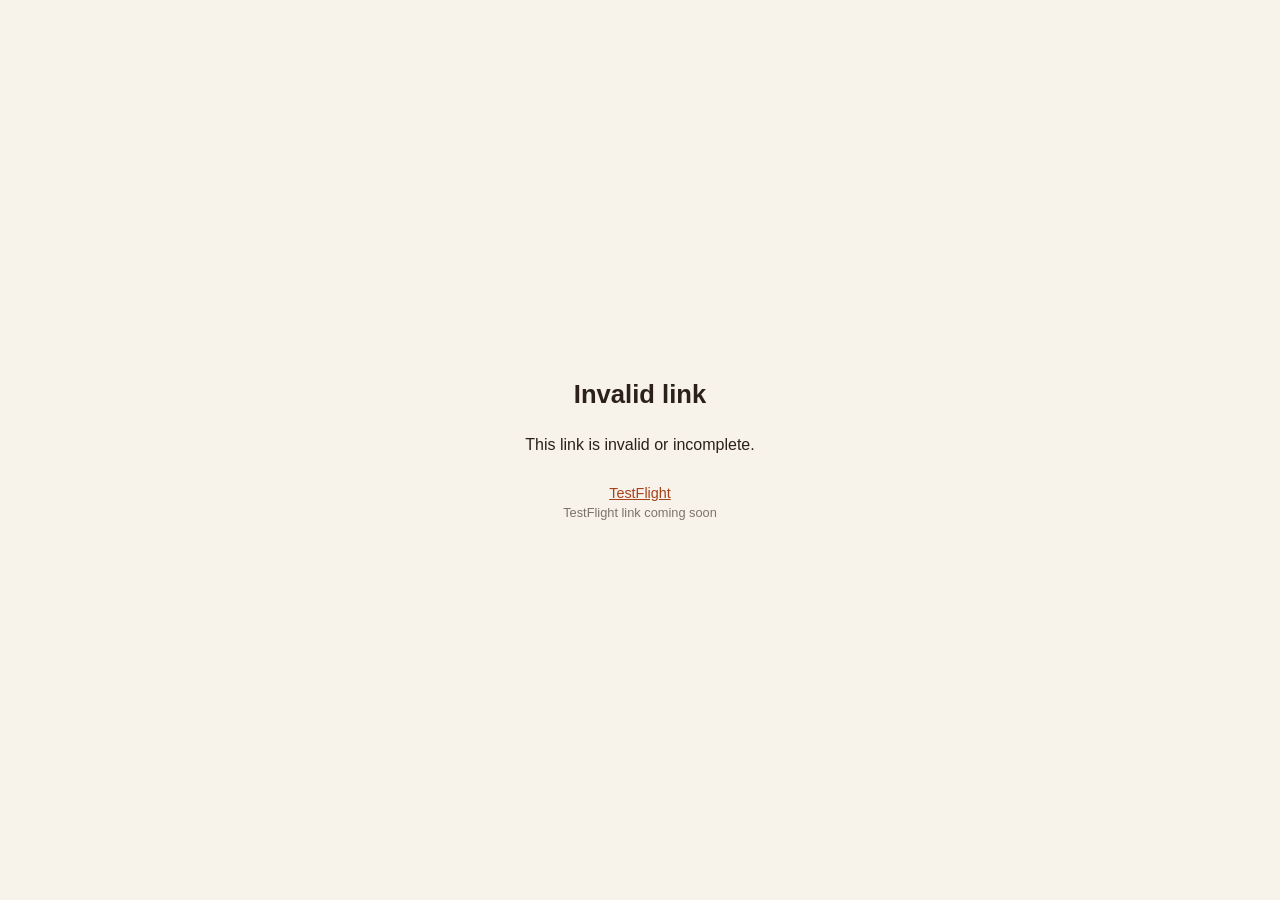
<file: share/index.html>
<!doctype html>
<html lang="de">
<head>
<meta charset="utf-8">
<meta name="viewport" content="width=device-width, initial-scale=1">
<title>Mahlzeit &ndash; Rezept &ouml;ffnen</title>
<style>
  :root {
    color-scheme: light dark;
    --bg: #F7F2EA;
    --fg: #2B2119;
    --accent: #A6431C;
  }
  @media (prefers-color-scheme: dark) {
    :root {
      --bg: #171310;
      --fg: #ECE4D8;
      --accent: #D0703F;
    }
  }
  * { box-sizing: border-box; }
  html, body {
    margin: 0;
    padding: 0;
    background: var(--bg);
    color: var(--fg);
    font-family: -apple-system, BlinkMacSystemFont, "Segoe UI", Roboto, sans-serif;
  }
  body {
    min-height: 100vh;
    display: flex;
    align-items: center;
    justify-content: center;
    padding: 24px;
  }
  main {
    max-width: 420px;
    width: 100%;
    text-align: center;
  }
  h1 {
    font-size: 1.6rem;
    margin: 0 0 8px;
  }
  p.sub {
    margin: 0 0 24px;
    opacity: 0.75;
    font-size: 0.95rem;
  }
  p.explain {
    margin: 0 0 28px;
    line-height: 1.5;
  }
  .btn {
    display: inline-flex;
    align-items: center;
    justify-content: center;
    min-height: 44px;
    min-width: 200px;
    padding: 12px 24px;
    background: var(--accent);
    color: #fff;
    text-decoration: none;
    border: none;
    border-radius: 10px;
    font-size: 1rem;
    font-weight: 600;
    cursor: pointer;
  }
  .testflight {
    display: block;
    margin-top: 16px;
    color: var(--accent);
    text-decoration: underline;
    font-size: 0.9rem;
  }
  .note {
    display: block;
    margin-top: 4px;
    font-size: 0.8rem;
    opacity: 0.6;
  }
  #fallback { display: none; }
</style>
</head>
<body>
<main>
  <div id="loading">
    <h1 id="loading-title"></h1>
  </div>

  <div id="fallback">
    <h1 id="fallback-title">Mahlzeit</h1>
    <p class="sub" id="fallback-sub"></p>
    <p class="explain" id="explain"></p>
    <a class="btn" id="retry" href="#"></a>
    <a class="testflight" href="#">TestFlight</a>
    <span class="note" id="note"></span>
  </div>
</main>

<script>
  (function () {
    // One language, picked from the reader's browser (German or English).
    var de = /^de(-|$)/i.test((navigator.languages && navigator.languages[0]) || navigator.language || '');
    var T = de ? {
      title: 'Mahlzeit – Rezept öffnen',
      loading: 'Mahlzeit wird geöffnet…',
      sub: 'Rezepte & Haushalt',
      explain: 'Dieser Link öffnet ein geteiltes Rezept in der Mahlzeit-App.',
      open: 'In der App öffnen',
      note: 'TestFlight-Link folgt',
      invalidTitle: 'Ungültiger Link',
      invalid: 'Dieser Link ist ungültig oder unvollständig.'
    } : {
      title: 'Mahlzeit – Open recipe',
      loading: 'Opening Mahlzeit…',
      sub: 'Recipe & household app',
      explain: 'This link opens a shared recipe in the Mahlzeit app.',
      open: 'Open in app',
      note: 'TestFlight link coming soon',
      invalidTitle: 'Invalid link',
      invalid: 'This link is invalid or incomplete.'
    };
    document.documentElement.lang = de ? 'de' : 'en';
    document.title = T.title;
    function set(id, text) { document.getElementById(id).textContent = text; }
    set('loading-title', T.loading);
    set('fallback-sub', T.sub);
    set('explain', T.explain);
    set('retry', T.open);
    set('note', T.note);

    var token = location.hash.slice(1);
    var loading = document.getElementById('loading');
    var fallback = document.getElementById('fallback');
    var retry = document.getElementById('retry');

    function showFallback() {
      loading.style.display = 'none';
      fallback.style.display = 'block';
    }

    if (!token) {
      set('fallback-title', T.invalidTitle);
      set('fallback-sub', '');
      set('explain', T.invalid);
      retry.style.display = 'none';
      showFallback();
      return;
    }

    var deepLink = 'recipeextractor://import-shared?token=' + encodeURIComponent(token);
    retry.setAttribute('href', deepLink);

    location.href = deepLink;
    setTimeout(showFallback, 2000);
  })();
</script>
</body>
</html>
</file>
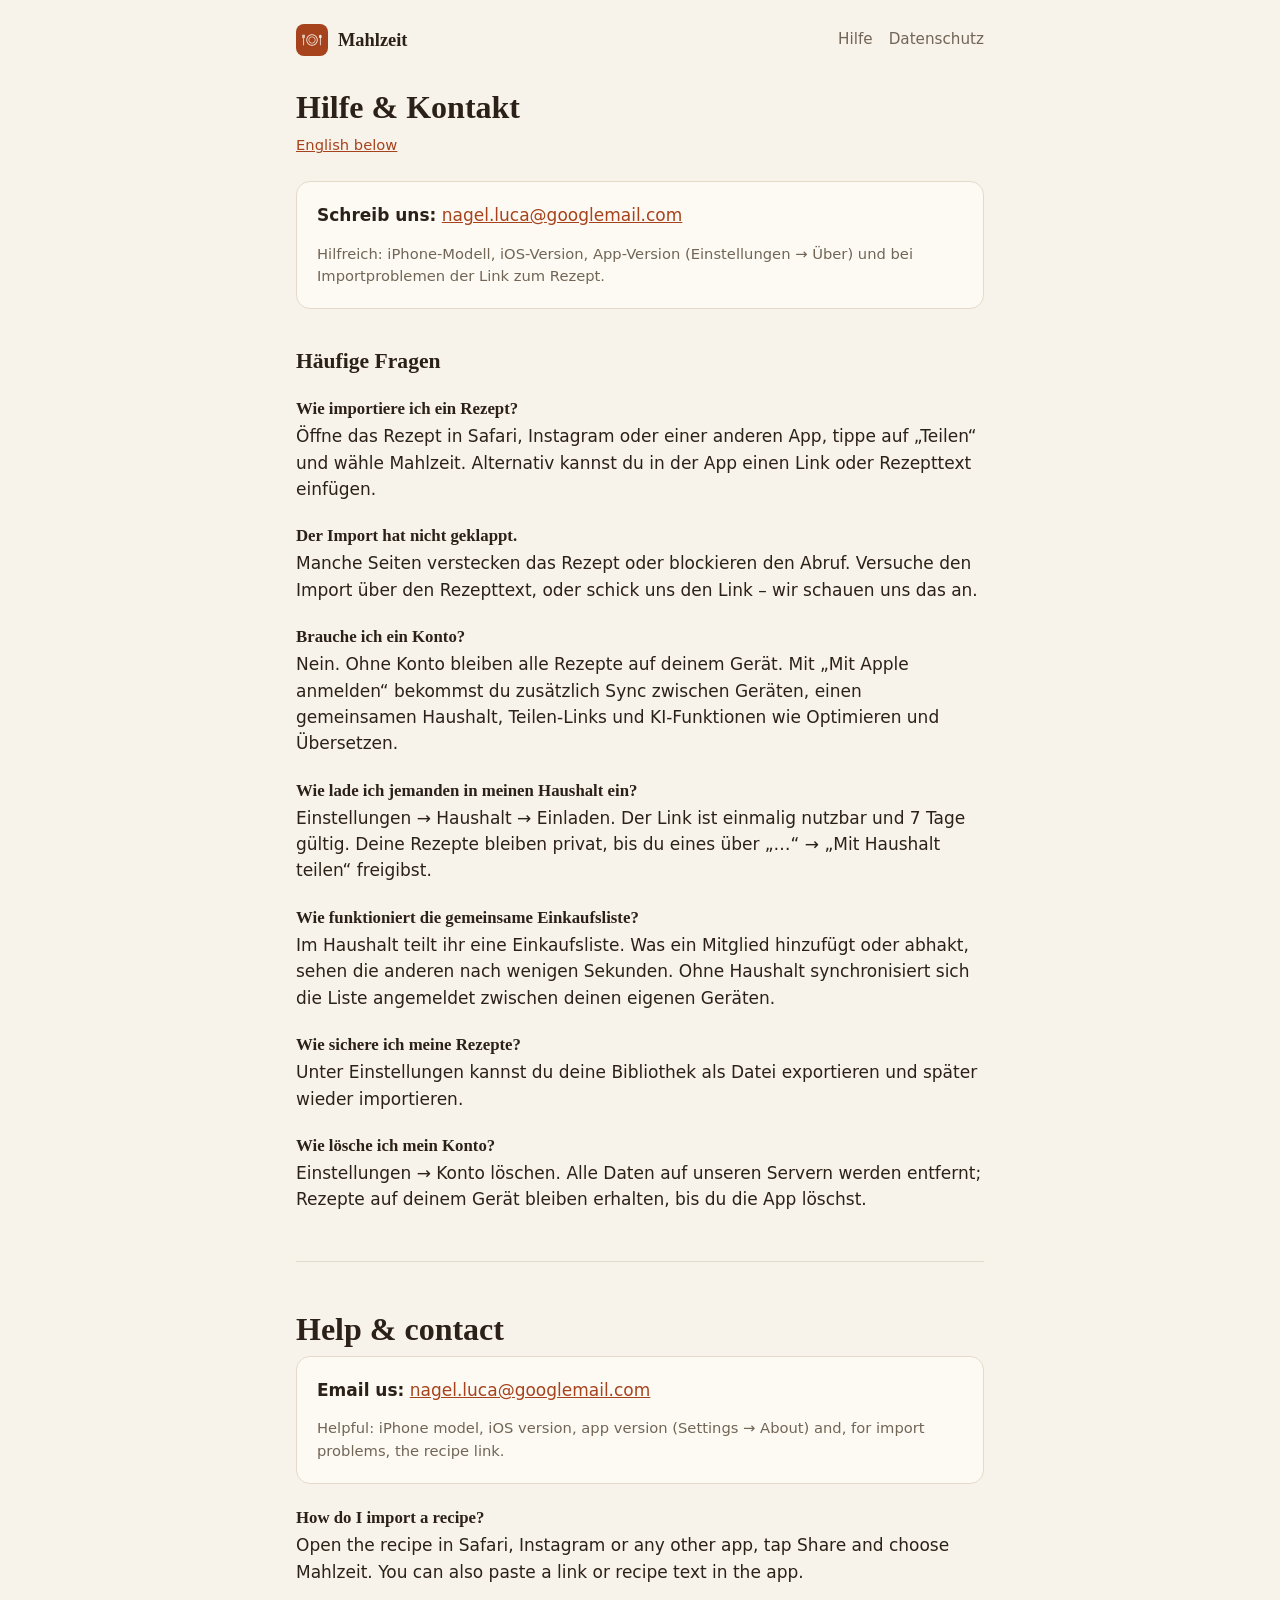
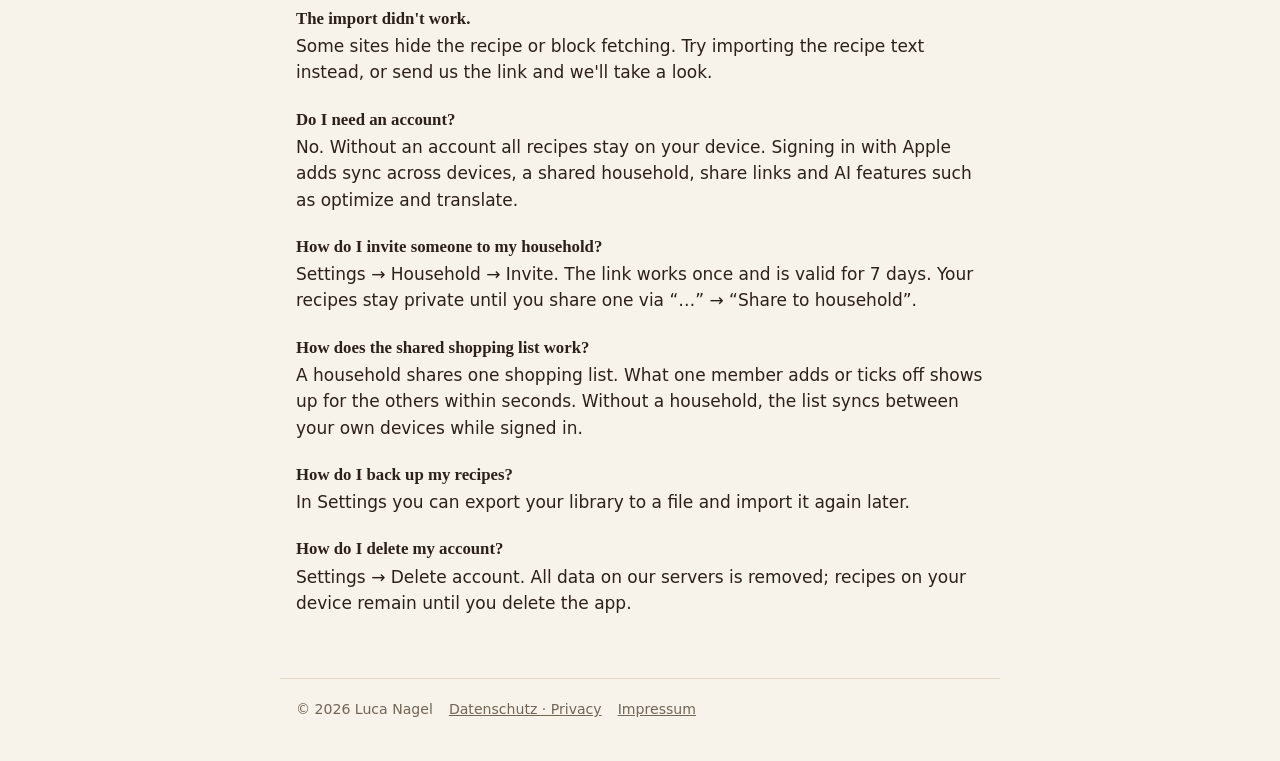
<file: support/index.html>
<!doctype html>
<html lang="de">
<head>
<meta charset="utf-8">
<meta name="viewport" content="width=device-width, initial-scale=1">
<title>Hilfe – Mahlzeit</title>
<link rel="icon" href="../icon.png">
<link rel="stylesheet" href="../style.css">
</head>
<body>
<header class="site">
  <a class="brand" href="../"><img src="../icon.png" alt="">Mahlzeit</a>
  <nav><a href="./">Hilfe</a><a href="../privacy/">Datenschutz</a></nav>
</header>
<main>
  <h1>Hilfe &amp; Kontakt</h1>
  <p class="lang-switch"><a href="#en">English below</a></p>

  <div class="card">
    <p><strong>Schreib uns:</strong> <a href="mailto:nagel.luca@googlemail.com">nagel.luca@googlemail.com</a></p>
    <p class="muted" style="margin:0">Hilfreich: iPhone-Modell, iOS-Version, App-Version (Einstellungen → Über) und bei Importproblemen der Link zum Rezept.</p>
  </div>

  <h2>Häufige Fragen</h2>
  <h3>Wie importiere ich ein Rezept?</h3>
  <p>Öffne das Rezept in Safari, Instagram oder einer anderen App, tippe auf „Teilen“ und wähle Mahlzeit. Alternativ kannst du in der App einen Link oder Rezepttext einfügen.</p>
  <h3>Der Import hat nicht geklappt.</h3>
  <p>Manche Seiten verstecken das Rezept oder blockieren den Abruf. Versuche den Import über den Rezepttext, oder schick uns den Link – wir schauen uns das an.</p>
  <h3>Brauche ich ein Konto?</h3>
  <p>Nein. Ohne Konto bleiben alle Rezepte auf deinem Gerät. Mit „Mit Apple anmelden“ bekommst du zusätzlich Sync zwischen Geräten, einen gemeinsamen Haushalt, Teilen-Links und KI-Funktionen wie Optimieren und Übersetzen.</p>
  <h3>Wie lade ich jemanden in meinen Haushalt ein?</h3>
  <p>Einstellungen → Haushalt → Einladen. Der Link ist einmalig nutzbar und 7 Tage gültig. Deine Rezepte bleiben privat, bis du eines über „…“ → „Mit Haushalt teilen“ freigibst.</p>
  <h3>Wie funktioniert die gemeinsame Einkaufsliste?</h3>
  <p>Im Haushalt teilt ihr eine Einkaufsliste. Was ein Mitglied hinzufügt oder abhakt, sehen die anderen nach wenigen Sekunden. Ohne Haushalt synchronisiert sich die Liste angemeldet zwischen deinen eigenen Geräten.</p>
  <h3>Wie sichere ich meine Rezepte?</h3>
  <p>Unter Einstellungen kannst du deine Bibliothek als Datei exportieren und später wieder importieren.</p>
  <h3>Wie lösche ich mein Konto?</h3>
  <p>Einstellungen → Konto löschen. Alle Daten auf unseren Servern werden entfernt; Rezepte auf deinem Gerät bleiben erhalten, bis du die App löschst.</p>

  <hr id="en">

  <section lang="en">
  <h1>Help &amp; contact</h1>
  <div class="card">
    <p><strong>Email us:</strong> <a href="mailto:nagel.luca@googlemail.com">nagel.luca@googlemail.com</a></p>
    <p class="muted" style="margin:0">Helpful: iPhone model, iOS version, app version (Settings → About) and, for import problems, the recipe link.</p>
  </div>
  <h3>How do I import a recipe?</h3>
  <p>Open the recipe in Safari, Instagram or any other app, tap Share and choose Mahlzeit. You can also paste a link or recipe text in the app.</p>
  <h3>The import didn't work.</h3>
  <p>Some sites hide the recipe or block fetching. Try importing the recipe text instead, or send us the link and we'll take a look.</p>
  <h3>Do I need an account?</h3>
  <p>No. Without an account all recipes stay on your device. Signing in with Apple adds sync across devices, a shared household, share links and AI features such as optimize and translate.</p>
  <h3>How do I invite someone to my household?</h3>
  <p>Settings → Household → Invite. The link works once and is valid for 7 days. Your recipes stay private until you share one via “…” → “Share to household”.</p>
  <h3>How does the shared shopping list work?</h3>
  <p>A household shares one shopping list. What one member adds or ticks off shows up for the others within seconds. Without a household, the list syncs between your own devices while signed in.</p>
  <h3>How do I back up my recipes?</h3>
  <p>In Settings you can export your library to a file and import it again later.</p>
  <h3>How do I delete my account?</h3>
  <p>Settings → Delete account. All data on our servers is removed; recipes on your device remain until you delete the app.</p>
  </section>
</main>
<footer class="site">
  <span>© 2026 Luca Nagel</span>
  <a href="../privacy/">Datenschutz · Privacy</a>
  <a href="../impressum/">Impressum</a>
</footer>
</body>
</html>
</file>
<file: style.css>
:root {
  color-scheme: light dark;
  --bg: #F7F2EA;
  --surface: #FDFAF4;
  --fg: #2B2119;
  --fg-2: #716556;
  --accent: #A6431C;
  --on-accent: #FDF6EF;
  --border: #E4DACA;
  --serif: ui-serif, "New York", Georgia, serif;
  --sans: system-ui, -apple-system, "Segoe UI", Roboto, sans-serif;
}
@media (prefers-color-scheme: dark) {
  :root {
    --bg: #171310;
    --surface: #211C17;
    --fg: #ECE4D8;
    --fg-2: #A29684;
    --accent: #D0703F;
    --on-accent: #1F1008;
    --border: #2E2820;
  }
}
* { box-sizing: border-box; }
html, body { margin: 0; padding: 0; }
body {
  background: var(--bg);
  color: var(--fg);
  font: 17px/1.55 var(--sans);
  -webkit-text-size-adjust: 100%;
}
a { color: var(--accent); }
header.site, footer.site, main {
  max-width: 720px;
  margin: 0 auto;
  padding: 0 16px;
}
header.site {
  display: flex;
  align-items: center;
  gap: 12px;
  padding-top: 24px;
  padding-bottom: 8px;
}
header.site a.brand {
  display: flex;
  align-items: center;
  gap: 10px;
  color: var(--fg);
  text-decoration: none;
  font: 600 1.15rem var(--serif);
}
header.site img { width: 32px; height: 32px; border-radius: 8px; }
header.site nav { margin-left: auto; display: flex; gap: 16px; font-size: 0.95rem; }
header.site nav a { color: var(--fg-2); text-decoration: none; }
header.site nav a:hover { color: var(--accent); }
main { padding-top: 24px; padding-bottom: 48px; }
h1, h2, h3 { font-family: var(--serif); font-weight: 600; line-height: 1.2; }
h1 { font-size: 2rem; margin: 0 0 8px; }
h2 { font-size: 1.35rem; margin: 40px 0 8px; }
h3 { font-size: 1.05rem; margin: 24px 0 4px; }
p, ul { margin: 0 0 14px; }
ul { padding-left: 1.2em; }
.muted { color: var(--fg-2); font-size: 0.92rem; }
.lang-switch { font-size: 0.92rem; margin: 0 0 24px; }
hr { border: 0; border-top: 1px solid var(--border); margin: 48px 0; }
.card {
  background: var(--surface);
  border: 1px solid var(--border);
  border-radius: 14px;
  padding: 20px;
  margin: 0 0 16px;
}
.btn {
  display: inline-flex;
  align-items: center;
  justify-content: center;
  min-height: 44px;
  padding: 12px 24px;
  background: var(--accent);
  color: var(--on-accent);
  text-decoration: none;
  border-radius: 10px;
  font-weight: 600;
}
.hero { text-align: center; padding: 32px 0 8px; }
.hero img { width: 96px; height: 96px; border-radius: 22px; }
.hero h1 { font-size: 2.4rem; margin-top: 16px; }
.hero p { font-size: 1.15rem; color: var(--fg-2); max-width: 32em; margin: 0 auto 24px; }
.features { display: grid; gap: 16px; grid-template-columns: repeat(auto-fit, minmax(200px, 1fr)); margin-top: 32px; }
.features .card h3 { margin-top: 0; }
.features .card p { margin: 0; color: var(--fg-2); font-size: 0.95rem; }
footer.site {
  border-top: 1px solid var(--border);
  padding-top: 20px;
  padding-bottom: 40px;
  font-size: 0.88rem;
  color: var(--fg-2);
  display: flex;
  flex-wrap: wrap;
  gap: 16px;
}
footer.site a { color: var(--fg-2); }
.todo { background: #FFE58A; color: #2B2119; padding: 0 4px; border-radius: 4px; }
.table-wrap { overflow-x: auto; margin: 0 0 16px; }
table.licenses { width: 100%; border-collapse: collapse; font-size: 0.92rem; }
table.licenses th, table.licenses td { text-align: left; padding: 8px 10px; border-bottom: 1px solid var(--border); }
table.licenses th { font-weight: 600; color: var(--fg-2); }
table.licenses td:first-child { word-break: break-word; }
</file>
